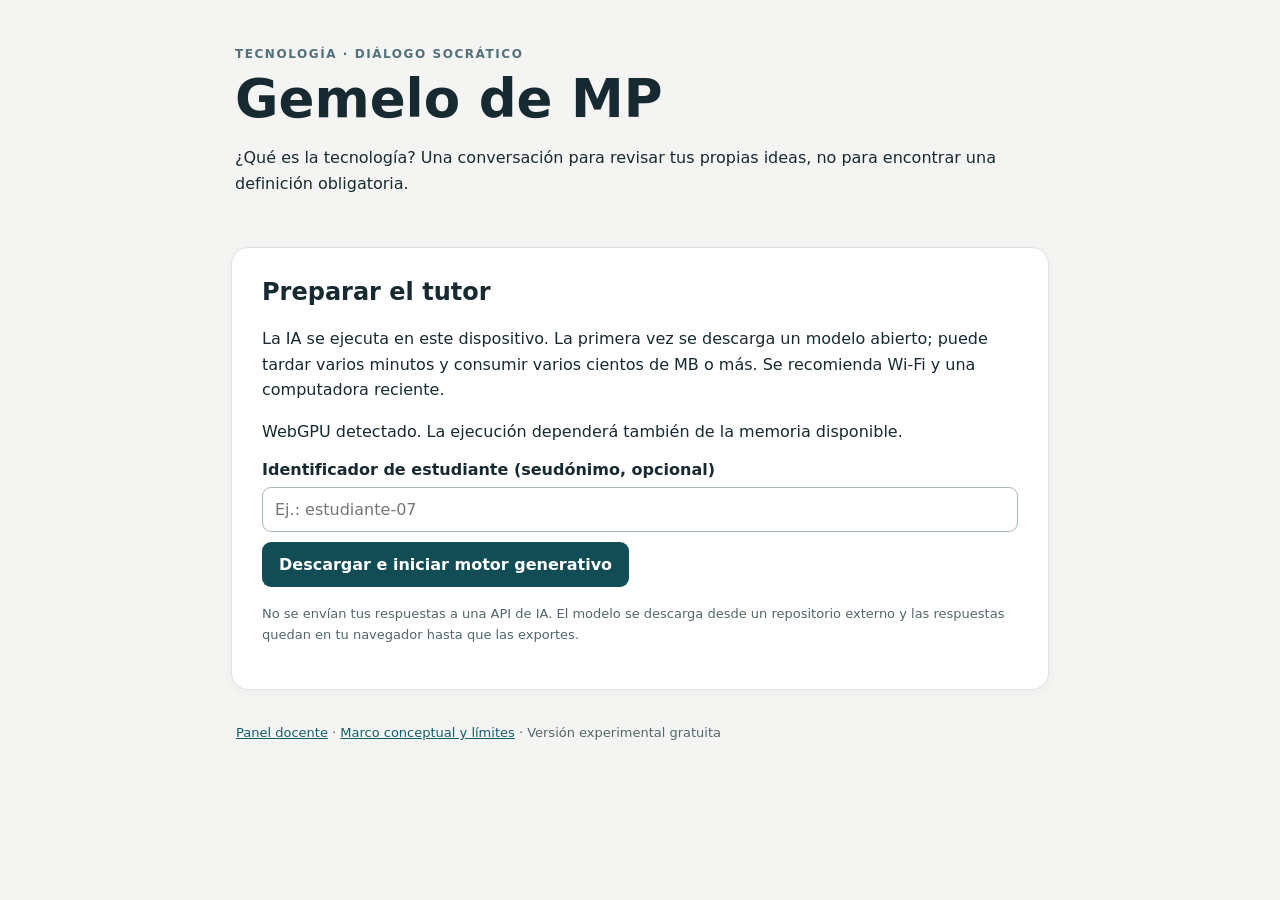
<file: index.html>
<!doctype html><html lang="es"><head><meta charset="utf-8"><meta name="viewport" content="width=device-width,initial-scale=1"><title>Gemelo de MP · Tutor socrático generativo</title><link rel="stylesheet" href="style.css"></head><body><main class="shell"><header><div class="eyebrow">TECNOLOGÍA · DIÁLOGO SOCRÁTICO</div><h1>Gemelo de MP</h1><p>¿Qué es la tecnología? Una conversación para revisar tus propias ideas, no para encontrar una definición obligatoria.</p></header><section class="panel" id="setup"><h2>Preparar el tutor</h2><p>La IA se ejecuta en este dispositivo. La primera vez se descarga un modelo abierto; puede tardar varios minutos y consumir varios cientos de MB o más. Se recomienda Wi-Fi y una computadora reciente.</p><p id="compat">Comprobando compatibilidad…</p><label for="student">Identificador de estudiante (seudónimo, opcional)</label><input id="student" placeholder="Ej.: estudiante-07" maxlength="60"><button id="load">Descargar e iniciar motor generativo</button><div class="progress" id="progress" aria-live="polite"></div><p class="muted">No se envían tus respuestas a una API de IA. El modelo se descarga desde un repositorio externo y las respuestas quedan en tu navegador hasta que las exportes.</p></section><section class="panel hidden" id="dialogue"><div class="row"><strong id="round">Ronda 1 de 5</strong><span id="modelTag">IA local</span></div><div id="history" class="history" aria-live="polite"></div><label for="answer" id="promptLabel">Tu definición: ¿qué es la tecnología?</label><textarea id="answer" rows="6" maxlength="5000" placeholder="Escribí tu argumento con tus palabras..."></textarea><div class="row"><button id="send">Enviar reflexión</button><button id="export" class="secondary">Exportar recorrido JSON</button></div><p id="status" aria-live="polite"></p></section><section class="panel hidden" id="finish"><h2>Recorrido terminado</h2><p>Descargá el archivo JSON y entregalo por el canal indicado por tu docente. Conservá las preguntas abiertas para la clase.</p><button id="finishExport">Descargar recorrido</button><button id="reset" class="secondary">Iniciar otro recorrido</button></section><footer><a href="docente.html">Panel docente</a> · <a href="fuentes.html">Marco conceptual y límites</a> · Versión experimental gratuita</footer></main><script type="module" src="app.js"></script></body></html>
</file>
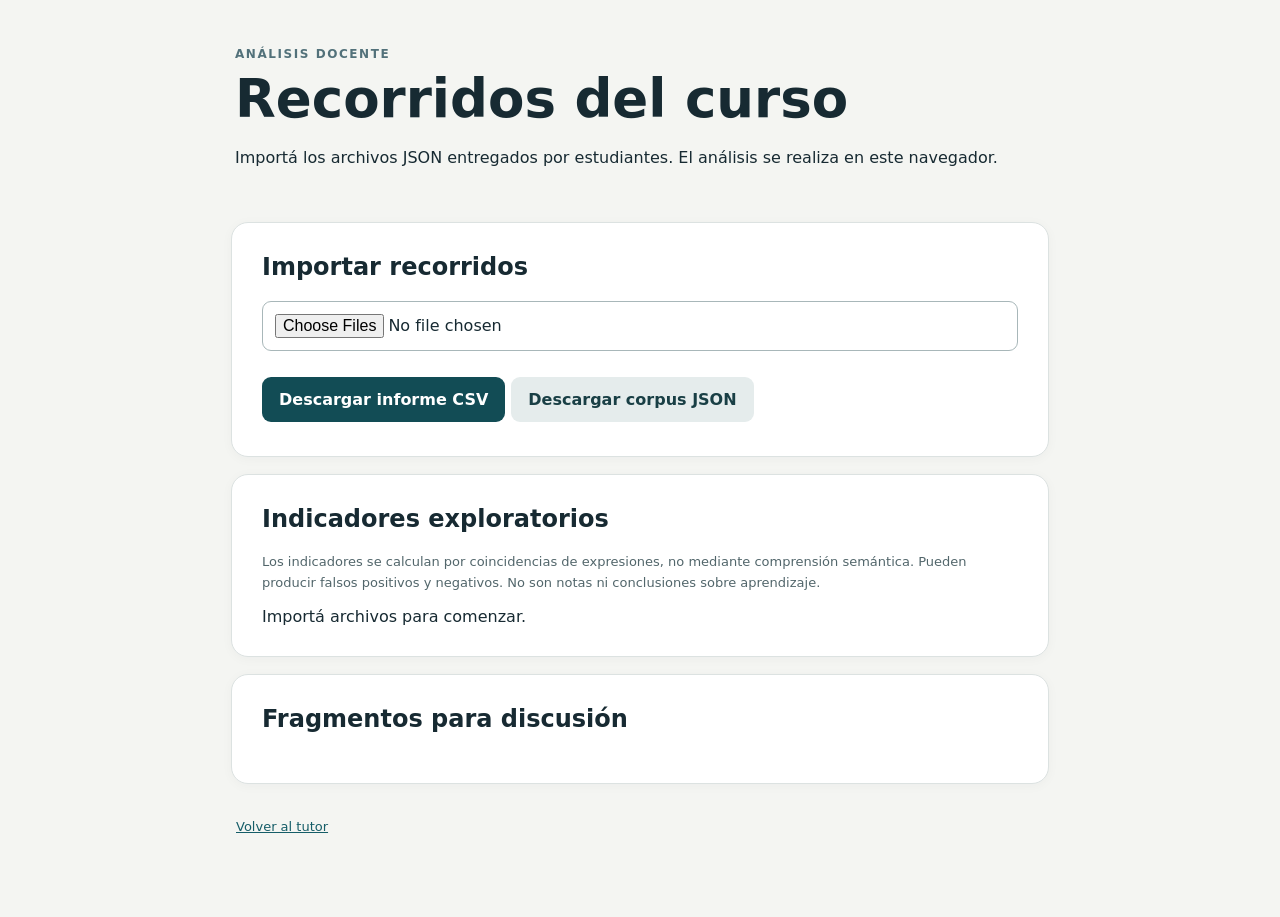
<file: docente.html>
<!doctype html><html lang="es"><head><meta charset="utf-8"><meta name="viewport" content="width=device-width,initial-scale=1"><title>Gemelo de MP · Panel docente</title><link rel="stylesheet" href="style.css"></head><body><main class="shell"><header><div class="eyebrow">ANÁLISIS DOCENTE</div><h1>Recorridos del curso</h1><p>Importá los archivos JSON entregados por estudiantes. El análisis se realiza en este navegador.</p></header><section class="panel"><h2>Importar recorridos</h2><input id="files" type="file" multiple accept=".json,application/json"><p id="info"></p><button id="report">Descargar informe CSV</button><button id="raw" class="secondary">Descargar corpus JSON</button></section><section class="panel"><h2>Indicadores exploratorios</h2><p class="muted">Los indicadores se calculan por coincidencias de expresiones, no mediante comprensión semántica. Pueden producir falsos positivos y negativos. No son notas ni conclusiones sobre aprendizaje.</p><div id="summary">Importá archivos para comenzar.</div></section><section class="panel"><h2>Fragmentos para discusión</h2><div id="examples"></div></section><footer><a href="index.html">Volver al tutor</a></footer></main><script src="docente.js"></script></body></html>
</file>
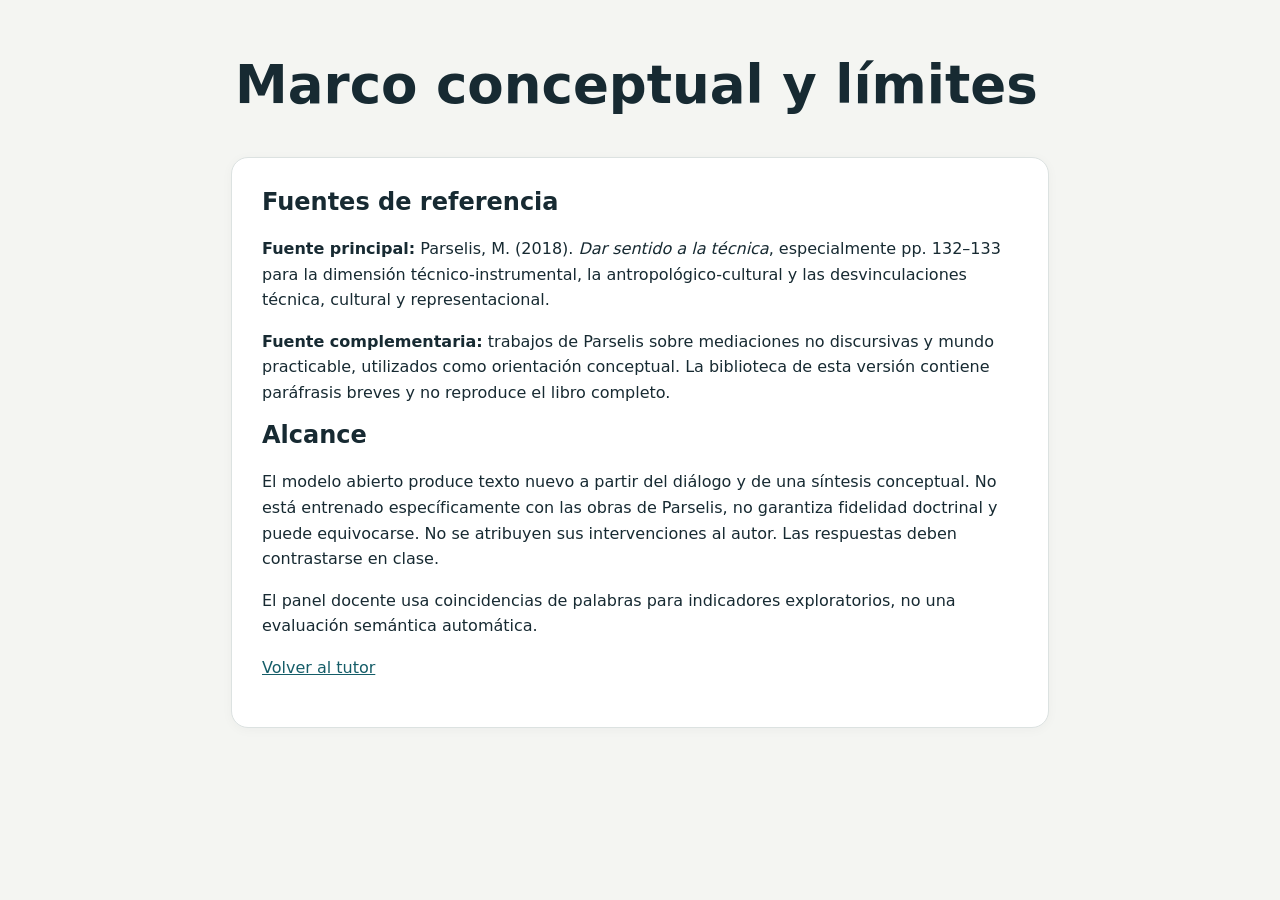
<file: fuentes.html>
<!doctype html><html lang="es"><head><meta charset="utf-8"><meta name="viewport" content="width=device-width,initial-scale=1"><title>Gemelo de MP · Fuentes y límites</title><link rel="stylesheet" href="style.css"></head><body><main class="shell"><header><h1>Marco conceptual y límites</h1></header><section class="panel"><h2>Fuentes de referencia</h2><p><strong>Fuente principal:</strong> Parselis, M. (2018). <em>Dar sentido a la técnica</em>, especialmente pp. 132–133 para la dimensión técnico-instrumental, la antropológico-cultural y las desvinculaciones técnica, cultural y representacional.</p><p><strong>Fuente complementaria:</strong> trabajos de Parselis sobre mediaciones no discursivas y mundo practicable, utilizados como orientación conceptual. La biblioteca de esta versión contiene paráfrasis breves y no reproduce el libro completo.</p><h2>Alcance</h2><p>El modelo abierto produce texto nuevo a partir del diálogo y de una síntesis conceptual. No está entrenado específicamente con las obras de Parselis, no garantiza fidelidad doctrinal y puede equivocarse. No se atribuyen sus intervenciones al autor. Las respuestas deben contrastarse en clase.</p><p>El panel docente usa coincidencias de palabras para indicadores exploratorios, no una evaluación semántica automática.</p><p><a href="index.html">Volver al tutor</a></p></section></main></body></html>
</file>
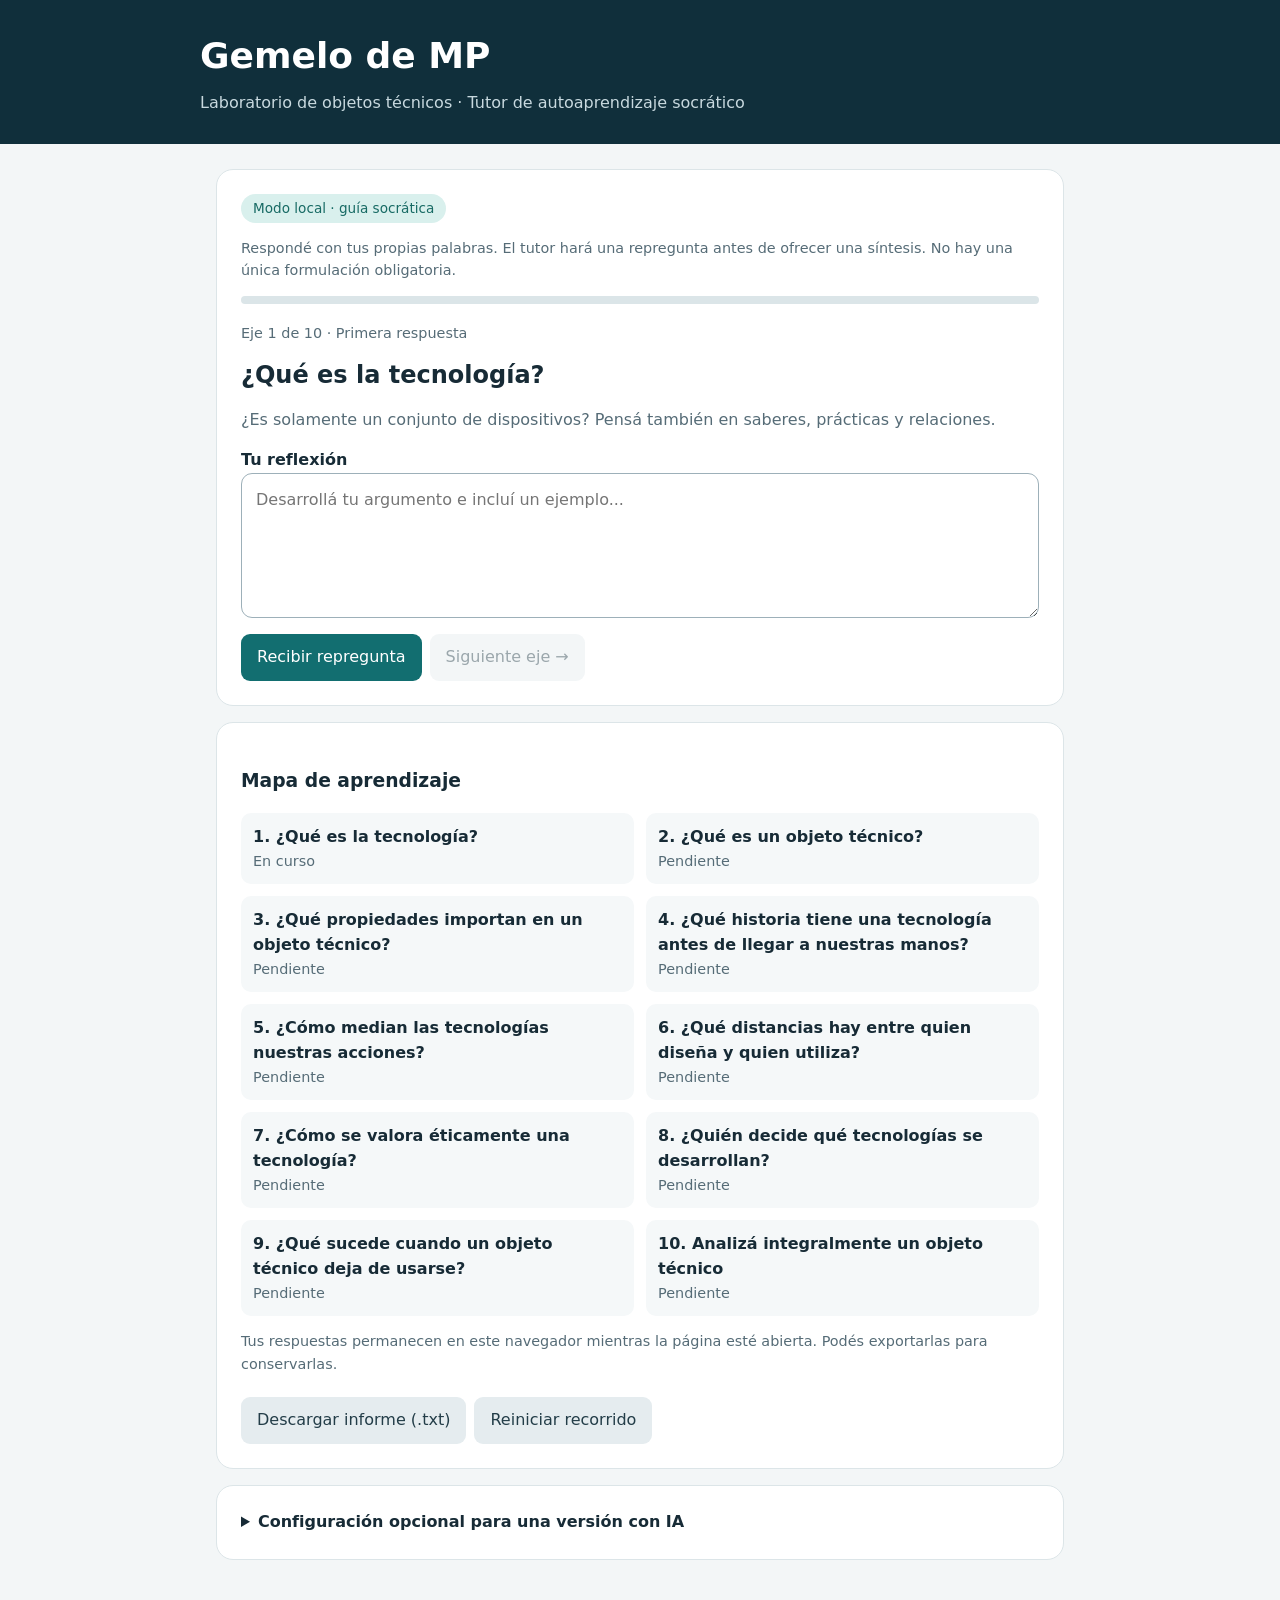
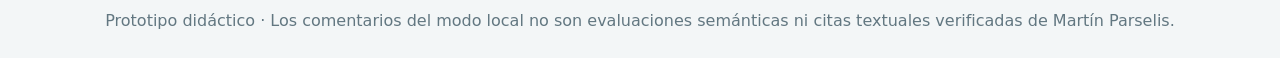
<file: gemelo_mp_tutor.html>
<!doctype html><html lang="es"><head><meta charset="utf-8"><meta name="viewport" content="width=device-width,initial-scale=1"><title>Gemelo de MP · Laboratorio de tecnología</title><style>:root{font:16px/1.55 system-ui,-apple-system,sans-serif;color:#172b36;background:#f3f6f7}*{box-sizing:border-box}body{margin:0}header{background:#102f3b;color:white;padding:28px max(20px,calc((100vw - 880px)/2))}h1{margin:0;font-size:clamp(25px,4vw,36px)}header p{margin:7px 0 0;color:#c8d9df}main{max-width:880px;margin:25px auto;padding:0 16px}.card{background:white;border:1px solid #dce5e8;border-radius:17px;padding:24px;margin-bottom:16px}.muted{color:#566c77}.small{font-size:.9rem}.tag{display:inline-block;background:#d9f0ed;color:#176a64;border-radius:30px;padding:4px 12px;font-size:.85rem}h2{line-height:1.3;margin:16px 0 8px}textarea{width:100%;min-height:145px;border:1px solid #9db0b9;border-radius:11px;padding:14px;font:inherit;resize:vertical}button{font:inherit;border:0;border-radius:9px;padding:11px 16px;background:#126e70;color:white;cursor:pointer;margin:8px 8px 0 0}button.alt{background:#e5ecef;color:#233d48}button:disabled{opacity:.45;cursor:not-allowed}.progress{height:8px;background:#dbe5e8;border-radius:9px;overflow:hidden;margin:12px 0 18px}.progress div{height:100%;background:#138b83;transition:width .2s}.response{border-left:4px solid #168b7e;background:#f0f8f6;border-radius:6px;padding:17px;margin:17px 0;white-space:pre-wrap}.hidden{display:none}.grid{display:grid;grid-template-columns:1fr 1fr;gap:12px}.grid>div{background:#f5f8f9;border-radius:10px;padding:12px}label{font-weight:600}input{width:100%;padding:10px;border:1px solid #9db0b9;border-radius:8px}details summary{cursor:pointer;font-weight:600}footer{text-align:center;color:#627781;padding:24px}@media(max-width:650px){.grid{grid-template-columns:1fr}.card{padding:18px}}</style></head><body><header><h1>Gemelo de MP</h1><p>Laboratorio de objetos técnicos · Tutor de autoaprendizaje socrático</p></header><main><section class="card"><span class="tag" id="mode">Modo local · guía socrática</span><p class="muted small">Respondé con tus propias palabras. El tutor hará una repregunta antes de ofrecer una síntesis. No hay una única formulación obligatoria.</p><div class="progress"><div id="bar"></div></div><p class="muted small" id="step"></p><h2 id="question"></h2><p id="prompt" class="muted"></p><label for="answer">Tu reflexión</label><textarea id="answer" placeholder="Desarrollá tu argumento e incluí un ejemplo..."></textarea><div><button id="submit">Enviar respuesta</button><button class="alt" id="next" disabled>Continuar →</button></div><div id="feedback" class="response hidden" aria-live="polite"></div></section><section class="card"><h3>Mapa de aprendizaje</h3><div id="map" class="grid"></div><p class="muted small" id="status">Tus respuestas permanecen en este navegador mientras la página esté abierta. Podés exportarlas para conservarlas.</p><button class="alt" id="export">Descargar informe (.txt)</button><button class="alt" id="reset">Reiniciar recorrido</button></section><section class="card"><details><summary>Configuración opcional para una versión con IA</summary><p class="muted small">El HTML funciona sin conexión. Para recibir respuestas generadas por un modelo basado en el corpus de MP, necesitás un backend propio con HTTPS, autenticación, protección contra abuso y control de costos. Nunca coloques una clave de API en el HTML distribuido a estudiantes.</p><label for="endpoint">Endpoint HTTPS de tutoría</label><input type="url" id="endpoint" placeholder="https://tu-dominio.edu/api/tutor"><p class="small muted">Contrato propuesto: POST {topicId,phase,question,answer,previousAnswer,criteria}. Devuelve {feedback,followUp?}. La conexión no está configurada en esta versión.</p></details></section></main><footer>Prototipo didáctico · Los comentarios del modo local no son evaluaciones semánticas ni citas textuales verificadas de Martín Parselis.</footer><script>
'use strict';const topics=[
{id:'concepto',title:'¿Qué es la tecnología?',hint:'¿Es solamente un conjunto de dispositivos? Pensá también en saberes, prácticas y relaciones.',probe:'Si desapareciera el artefacto, ¿qué conocimientos, prácticas y relaciones seguirían formando parte de esa tecnología?',criteria:['Diferenciar artefactos de sistemas de prácticas y conocimientos','Reconocer dimensiones materiales y sociales','Argumentar con un ejemplo concreto'],ref:'Parselis, Dar sentido a la técnica (2018). Consultar el texto original para fundamentar atribuciones.'},
{id:'objeto',title:'¿Qué es un objeto técnico?',hint:'Elegí un objeto cotidiano y explicá qué lo vuelve técnico.',probe:'¿Qué decisiones humanas y qué conocimientos quedan materializados en ese objeto, incluso cuando no los vemos?',criteria:['Identificar funciones, operaciones y materialidad','Reconocer diseño, contexto y conocimientos','Situar el objeto en una red de relaciones'],ref:'Eje de trabajo: objetos y cultura técnica.'},
{id:'propiedades',title:'¿Qué propiedades importan en un objeto técnico?',hint:'Distinguí propiedades materiales, funcionales, culturales y de uso.',probe:'¿Podría funcionar perfectamente desde el punto de vista técnico y, sin embargo, resultar inadecuado para determinadas personas?',criteria:['Distinguir desempeño y adecuación','Incluir accesibilidad, mantenimiento y apropiación','Examinar condiciones concretas de uso'],ref:'Eje de trabajo: materialidad y apropiación.'},
{id:'historia',title:'¿Qué historia tiene una tecnología antes de llegar a nuestras manos?',hint:'Pensá en recursos, trabajo, conocimiento, diseño, producción y circulación.',probe:'¿Quiénes y qué procesos quedan invisibles cuando solo observamos el producto terminado?',criteria:['Rastrear la trayectoria sociotécnica','Identificar actores, recursos y trabajo','Reconocer decisiones e impactos anteriores al uso'],ref:'Eje de trabajo: historia y genealogía de los objetos.'},
{id:'mediacion',title:'¿Cómo median las tecnologías nuestras acciones?',hint:'Analizá qué permiten, dificultan, transforman o vuelven probable.',probe:'¿Qué cambia en tus posibilidades de acción si el diseño del objeto fuera diferente?',criteria:['Identificar posibilidades y restricciones','Evitar la idea de tecnología neutral o determinante por sí sola','Relacionar diseño, prácticas y contexto'],ref:'Eje de trabajo: mediaciones tecnológicas.'},
{id:'desvinculacion',title:'¿Qué distancias hay entre quien diseña y quien utiliza?',hint:'Pensá en conocimiento, cultura, representación y poder de decisión.',probe:'¿Qué tendría que cambiar para que una persona pudiera comprender, intervenir o cuestionar ese objeto?',criteria:['Identificar asimetrías entre diseño y uso','Considerar dimensiones técnicas, culturales y representacionales','Proponer formas de disminuir barreras'],ref:'Eje de trabajo: desvinculaciones y legitimación.'},
{id:'etica',title:'¿Cómo se valora éticamente una tecnología?',hint:'No alcanza con decir «buena» o «mala». Identificá actores, consecuencias y criterios.',probe:'¿La misma tecnología podría beneficiar a una comunidad y perjudicar a otra? ¿Qué criterio usarías para evaluarla?',criteria:['Explicitar criterios éticos','Reconocer beneficios, daños y su distribución','Argumentar sin simplificaciones binarias'],ref:'Eje de trabajo: ética y gobernanza tecnológica.'},
{id:'poder',title:'¿Quién decide qué tecnologías se desarrollan?',hint:'Considerá empresas, Estados, comunidades, usuarios e instituciones.',probe:'¿Quién queda fuera de la decisión y qué cambiaría si participara?',criteria:['Identificar actores y relaciones de poder','Analizar legitimidad y participación','Reconocer intereses en tensión'],ref:'Eje de trabajo: decisiones sociotécnicas.'},
{id:'vida',title:'¿Qué sucede cuando un objeto técnico deja de usarse?',hint:'Considerá reparación, obsolescencia, residuos y reutilización.',probe:'¿En qué momento debería comenzar a pensarse el final de la vida útil: cuando se descarta o cuando se diseña?',criteria:['Examinar ciclo de vida y mantenimiento','Incluir impactos sociales y ambientales','Imaginar alternativas de diseño'],ref:'Eje de trabajo: sostenibilidad y ciclo de vida.'},
{id:'sintesis',title:'Analizá integralmente un objeto técnico',hint:'Elegí un objeto y articulá su historia, propiedades, mediaciones, desvinculaciones y valoración ética.',probe:'¿Qué aspecto de tu análisis cambiaría si escucharas a alguien que fabrica, repara o descarta ese objeto?',criteria:['Integrar al menos cuatro dimensiones','Sostener afirmaciones con ejemplos','Proponer una pregunta crítica o transformación'],ref:'Síntesis integradora de los ejes trabajados.'}
];let index=0,phase='initial',first='',records=[];const el=id=>document.getElementById(id);function show(t){el('feedback').textContent=t;el('feedback').classList.remove('hidden')}function draw(){let t=topics[index];el('step').textContent=`Eje ${index+1} de ${topics.length} · ${phase==='initial'?'Primera respuesta':phase==='rethink'?'Reformulación':'Síntesis'}`;el('bar').style.width=(100*(index+(phase==='done'?1:phase==='rethink'?.5:0))/topics.length)+'%';el('question').textContent=t.title;el('prompt').textContent=phase==='initial'?t.hint:'Volvé sobre tu respuesta inicial e incorporá lo que te sugirió la repregunta.';el('answer').value='';el('answer').disabled=phase==='done';el('submit').disabled=phase==='done';el('submit').textContent=phase==='initial'?'Recibir repregunta':'Entregar reformulación';el('next').disabled=phase!=='done';el('next').textContent=index===topics.length-1?'Finalizar':'Siguiente eje →';el('feedback').classList.add('hidden');el('map').innerHTML=topics.map((x,j)=>`<div><strong>${j+1}. ${x.title}</strong><div class="small muted">${records.some(r=>r.id===x.id)?'✓ Recorrido completado':j===index?'En curso':'Pendiente'}</div></div>`).join('')}
function localSocratic(t,a){return 'Repregunta socrática:\n'+t.probe+'\n\nNo busques una frase correcta: revisá tu argumento, explicá tus supuestos y utilizá un ejemplo. Podés ampliar, matizar o contradecir tu primera respuesta.'}function localSynthesis(t){return 'Síntesis para contrastar con tu propia reflexión:\n'+t.criteria.map((c,i)=>`${i+1}. ${c}`).join('\n')+'\n\nPara seguir leyendo: '+t.ref+'\n\nEsta guía local presenta criterios para revisar, pero no determina si tu respuesta es conceptualmente correcta. Un tutor con IA y fuentes verificadas podrá ofrecer una devolución específica sobre tu texto.'}
async function remote(t,a,ph){let url=el('endpoint').value.trim();if(!url)return null;try{if(!/^https:\/\//i.test(url))throw Error('La URL debe comenzar con https://');let r=await fetch(url,{method:'POST',headers:{'Content-Type':'application/json'},body:JSON.stringify({topicId:t.id,phase:ph,question:t.title,answer:a,previousAnswer:first,criteria:t.criteria})});if(!r.ok)throw Error('Error HTTP '+r.status);let data=await r.json();if(typeof data.feedback!=='string'||!data.feedback.trim())throw Error('Respuesta no válida');return data.feedback+(data.followUp?'\n\n'+data.followUp:'')}catch(e){return 'No se pudo consultar el servicio remoto ('+e.message+'). Se muestra la orientación local.\n\n'+(ph==='initial'?localSocratic(t,a):localSynthesis(t))}}
el('submit').onclick=async()=>{let a=el('answer').value.trim();if(a.length<20){alert('Desarrollá un poco más tu reflexión (al menos 20 caracteres).');return}let t=topics[index],ph=phase;el('submit').disabled=true;show('Preparando orientación…');let f=await remote(t,a,ph);if(ph==='initial'){first=a;phase='rethink';show(f||localSocratic(t,a));el('step').textContent=`Eje ${index+1} de ${topics.length} · Reformulación`;el('prompt').textContent='Respondé la repregunta, revisando o ampliando tu primera respuesta.';el('answer').value='';el('submit').textContent='Entregar reformulación';el('submit').disabled=false;el('bar').style.width=(100*(index+.5)/topics.length)+'%'}else{records.push({id:t.id,title:t.title,first,revised:a,feedback:f||localSynthesis(t)});phase='done';show(f||localSynthesis(t));el('answer').disabled=true;el('submit').disabled=true;el('next').disabled=false;el('step').textContent=`Eje ${index+1} de ${topics.length} · Completado`;el('bar').style.width=100*(index+1)/topics.length+'%';el('map').innerHTML=topics.map((x,j)=>`<div><strong>${j+1}. ${x.title}</strong><div class="small muted">${records.some(r=>r.id===x.id)?'✓ Recorrido completado':j===index?'En curso':'Pendiente'}</div></div>`).join('')}};el('next').onclick=()=>{if(index<topics.length-1){index++;phase='initial';first='';draw()}else{el('question').textContent='¡Recorrido completado!';el('prompt').textContent='Descargá tu informe para revisarlo o compartirlo con tu docente.';el('next').disabled=true;el('feedback').classList.add('hidden')}};el('reset').onclick=()=>{if(confirm('¿Borrar el recorrido actual y comenzar nuevamente?')){index=0;phase='initial';first='';records=[];el('answer').disabled=false;draw()}};el('export').onclick=()=>{let txt='GEMELO DE MP · INFORME DE AUTOAPRENDIZAJE\nFecha: '+new Date().toLocaleString('es-AR')+'\nModo: '+(el('endpoint').value?'Tutor remoto configurado (puede haber orientaciones locales de respaldo)':'Guía socrática local')+'\n\n'+records.map((r,i)=>`${i+1}. ${r.title}\n\nRESPUESTA INICIAL\n${r.first}\n\nREFORMULACIÓN\n${r.revised}\n\nORIENTACIÓN\n${r.feedback}`).join('\n\n'+'-'.repeat(45)+'\n\n');let u=URL.createObjectURL(new Blob([txt],{type:'text/plain;charset=utf-8'}));let a=document.createElement('a');a.href=u;a.download='gemelo_mp_recorrido.txt';a.click();setTimeout(()=>URL.revokeObjectURL(u),1000)};draw();</script></body></html>
</file>
<file: style.css>
:root{font-family:system-ui,-apple-system,Segoe UI,Roboto,sans-serif;color:#172a32;background:#f4f5f2}*{box-sizing:border-box}body{margin:0}.shell{max-width:850px;margin:auto;padding:22px 16px 65px}header{padding:25px 4px 18px}.eyebrow{font-size:12px;letter-spacing:.13em;font-weight:700;color:#52717a}h1{font-size:clamp(32px,6vw,53px);margin:7px 0}h2{margin-top:0}p{line-height:1.6}.panel{background:white;border:1px solid #dce2e1;border-radius:17px;padding:clamp(18px,4vw,30px);margin:17px 0;box-shadow:0 2px 12px #11223309}.hidden{display:none}label{display:block;font-weight:650;margin:15px 0 8px}textarea,input{width:100%;font:inherit;border:1px solid #a8b7b9;border-radius:9px;padding:12px;background:#fff;color:#172a32}textarea{resize:vertical;min-height:130px}button{border:0;border-radius:9px;background:#124c55;color:white;padding:13px 17px;font:inherit;font-weight:650;cursor:pointer;margin:10px 6px 4px 0}button:disabled{opacity:.45;cursor:wait}.secondary{background:#e5ecec;color:#193f45}.row{display:flex;align-items:center;justify-content:space-between;gap:10px;flex-wrap:wrap}.history{margin:15px 0}.turn{border-left:3px solid #c9d8d8;padding:8px 13px;margin:12px 0;white-space:pre-wrap;line-height:1.55}.turn.ai{border-color:#1c6a75;background:#f0f6f6;border-radius:0 8px 8px 0}.turn .who{font-size:12px;text-transform:uppercase;letter-spacing:.06em;font-weight:750;margin-bottom:5px}.muted,footer{font-size:13px;color:#52666b}.progress{font-size:14px;white-space:pre-wrap;overflow-wrap:anywhere;margin:10px 0}footer{padding:18px 5px}a{color:#155d68}@media(max-width:560px){.row button{flex:1}button{width:100%;margin-right:0}.row{align-items:stretch}}
</file>
